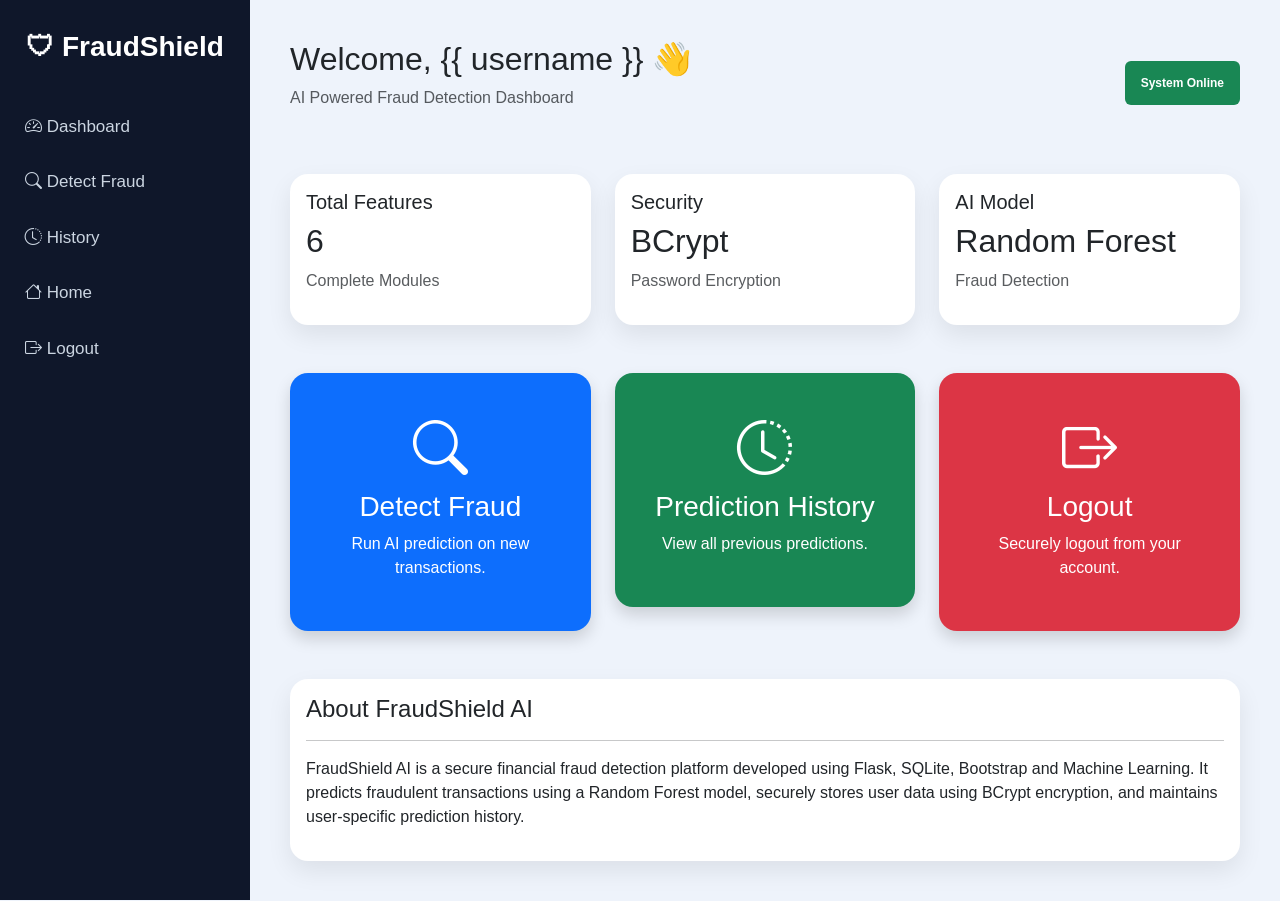
<file: templates/dashboard.html>
<!DOCTYPE html>
<html lang="en">

<head>

<meta charset="UTF-8">
<meta name="viewport" content="width=device-width, initial-scale=1.0">

<title>Dashboard | FraudShield AI</title>

<link href="https://cdn.jsdelivr.net/npm/bootstrap@5.3.7/dist/css/bootstrap.min.css" rel="stylesheet">

<link rel="stylesheet"
href="https://cdn.jsdelivr.net/npm/bootstrap-icons@1.11.3/font/bootstrap-icons.css">

<style>

body{

background:#eef3fb;

font-family:'Segoe UI',sans-serif;

}

.sidebar{

position:fixed;

left:0;

top:0;

height:100vh;

width:250px;

background:#0f172a;

padding-top:30px;

}

.sidebar h3{

color:white;

text-align:center;

margin-bottom:35px;

font-weight:700;

}

.sidebar a{

display:block;

color:#cbd5e1;

text-decoration:none;

padding:15px 25px;

font-size:17px;

transition:.3s;

}

.sidebar a:hover{

background:#2563eb;

color:white;

padding-left:35px;

}

.main{

margin-left:250px;

padding:40px;

}

.card-box{

border:none;

border-radius:18px;

box-shadow:0 10px 25px rgba(0,0,0,.08);

transition:.3s;

}

.card-box:hover{

transform:translateY(-8px);

}

.action-card{

padding:35px;

text-align:center;

border-radius:18px;

color:white;

}

.action-card i{

font-size:55px;

margin-bottom:20px;

}

</style>

</head>

<body>

<div class="sidebar">

<h3>

🛡 FraudShield

</h3>

<a href="/dashboard">

<i class="bi bi-speedometer2"></i>

Dashboard

</a>

<a href="/detect">

<i class="bi bi-search"></i>

Detect Fraud

</a>

<a href="/history">

<i class="bi bi-clock-history"></i>

History

</a>

<a href="/">

<i class="bi bi-house"></i>

Home

</a>

<a href="/logout">

<i class="bi bi-box-arrow-right"></i>

Logout

</a>

</div>

<div class="main">

<div class="d-flex justify-content-between align-items-center mb-5">

<div>

<h2>

Welcome,

{{ username }} 👋

</h2>

<p class="text-muted">

AI Powered Fraud Detection Dashboard

</p>

</div>

<div>

<span class="badge bg-success p-3">

System Online

</span>

</div>

</div>

<div class="row mb-5">

<div class="col-md-4">

<div class="card card-box">

<div class="card-body">

<h5>Total Features</h5>

<h2>

6

</h2>

<p class="text-muted">

Complete Modules

</p>

</div>

</div>

</div>

<div class="col-md-4">

<div class="card card-box">

<div class="card-body">

<h5>Security</h5>

<h2>

BCrypt

</h2>

<p class="text-muted">

Password Encryption

</p>

</div>

</div>

</div>

<div class="col-md-4">

<div class="card card-box">

<div class="card-body">

<h5>AI Model</h5>

<h2>

Random Forest

</h2>

<p class="text-muted">

Fraud Detection

</p>

</div>

</div>

</div>

</div>

<div class="row g-4">

<div class="col-md-4">

<a href="/detect" class="text-decoration-none">

<div class="action-card bg-primary shadow">

<i class="bi bi-search"></i>

<h3>

Detect Fraud

</h3>

<p>

Run AI prediction on new transactions.

</p>

</div>

</a>

</div>

<div class="col-md-4">

<a href="/history" class="text-decoration-none">

<div class="action-card bg-success shadow">

<i class="bi bi-clock-history"></i>

<h3>

Prediction History

</h3>

<p>

View all previous predictions.

</p>

</div>

</a>

</div>

<div class="col-md-4">

<a href="/logout" class="text-decoration-none">

<div class="action-card bg-danger shadow">

<i class="bi bi-box-arrow-right"></i>

<h3>

Logout

</h3>

<p>

Securely logout from your account.

</p>

</div>

</a>

</div>

</div>

<div class="card mt-5 card-box">

<div class="card-body">

<h4>

About FraudShield AI

</h4>

<hr>

<p>

FraudShield AI is a secure financial fraud detection platform developed using Flask, SQLite, Bootstrap and Machine Learning. It predicts fraudulent transactions using a Random Forest model, securely stores user data using BCrypt encryption, and maintains user-specific prediction history.

</p>

</div>

</div>

</div>

</body>

</html>
</file>
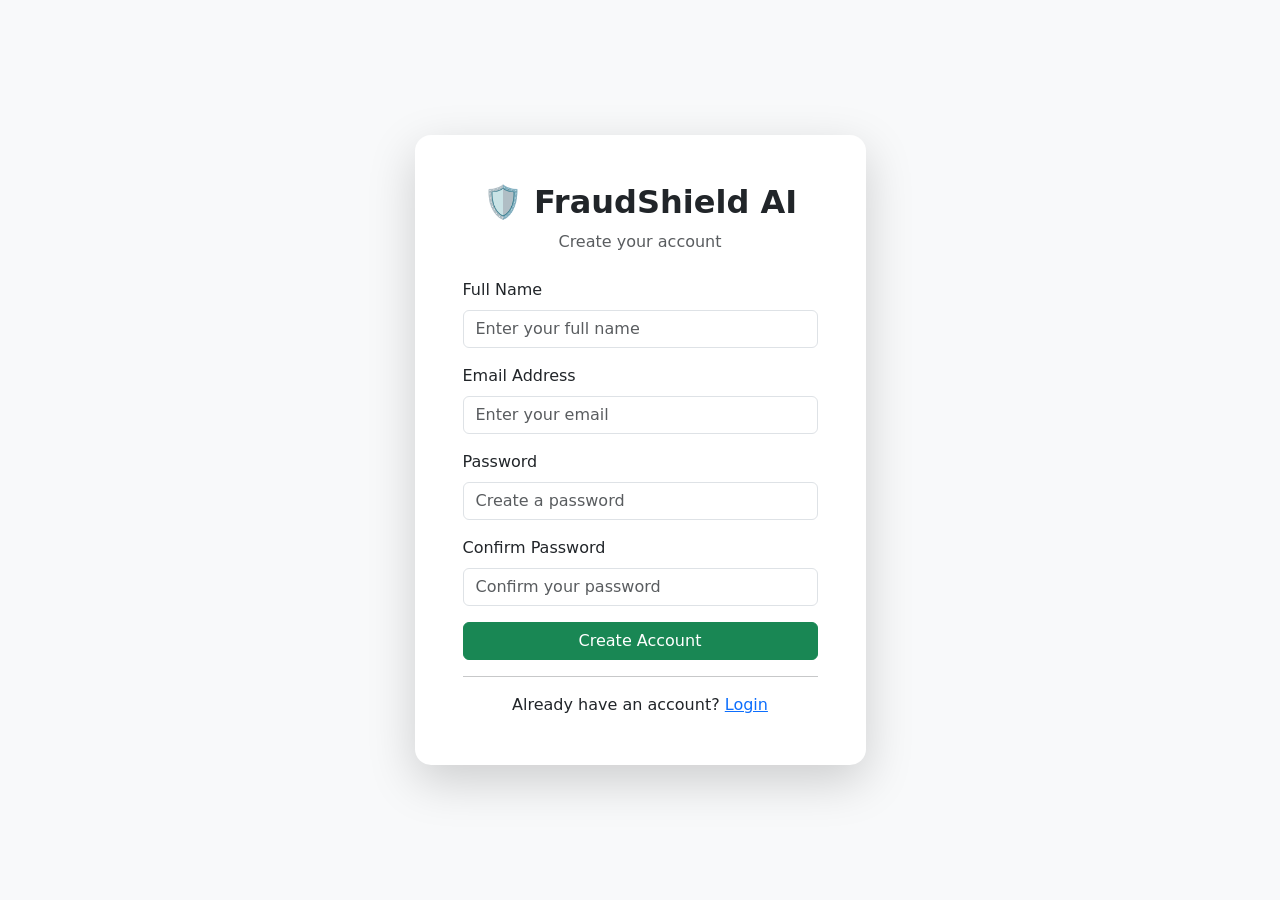
<file: templates/auth/register.html>
<!DOCTYPE html>
<html lang="en">

<head>
    <meta charset="UTF-8">
    <meta name="viewport" content="width=device-width, initial-scale=1.0">
    <title>Register - FraudShield AI</title>

    <link href="https://cdn.jsdelivr.net/npm/bootstrap@5.3.7/dist/css/bootstrap.min.css" rel="stylesheet">

    <link rel="stylesheet"
        href="https://cdn.jsdelivr.net/npm/bootstrap-icons@1.11.3/font/bootstrap-icons.min.css">

</head>

<body class="bg-light">

<div class="container">

<div class="row justify-content-center align-items-center vh-100">

<div class="col-md-6 col-lg-5">

<div class="card shadow-lg border-0 rounded-4">

<div class="card-body p-5">

<div class="text-center mb-4">

<h2 class="fw-bold">

🛡️ FraudShield AI

</h2>

<p class="text-muted">

Create your account

</p>

</div>

<form method="POST">

<div class="mb-3">

<label class="form-label">

Full Name

</label>

<input
type="text"
class="form-control"
name="name"
placeholder="Enter your full name"
required>

</div>

<div class="mb-3">

<label class="form-label">

Email Address

</label>

<input
type="email"
class="form-control"
name="email"
placeholder="Enter your email"
required>

</div>

<div class="mb-3">

<label class="form-label">

Password

</label>

<input
type="password"
class="form-control"
name="password"
placeholder="Create a password"
required>

</div>

<div class="mb-3">

<label class="form-label">

Confirm Password

</label>

<input
type="password"
class="form-control"
name="confirm_password"
placeholder="Confirm your password"
required>

</div>

<button
type="submit"
class="btn btn-success w-100">

Create Account

</button>

</form>

<hr>

<div class="text-center">

Already have an account?

<a href="/login">

Login

</a>

</div>

</div>

</div>

</div>

</div>

</div>

</body>

</html>
</file>
